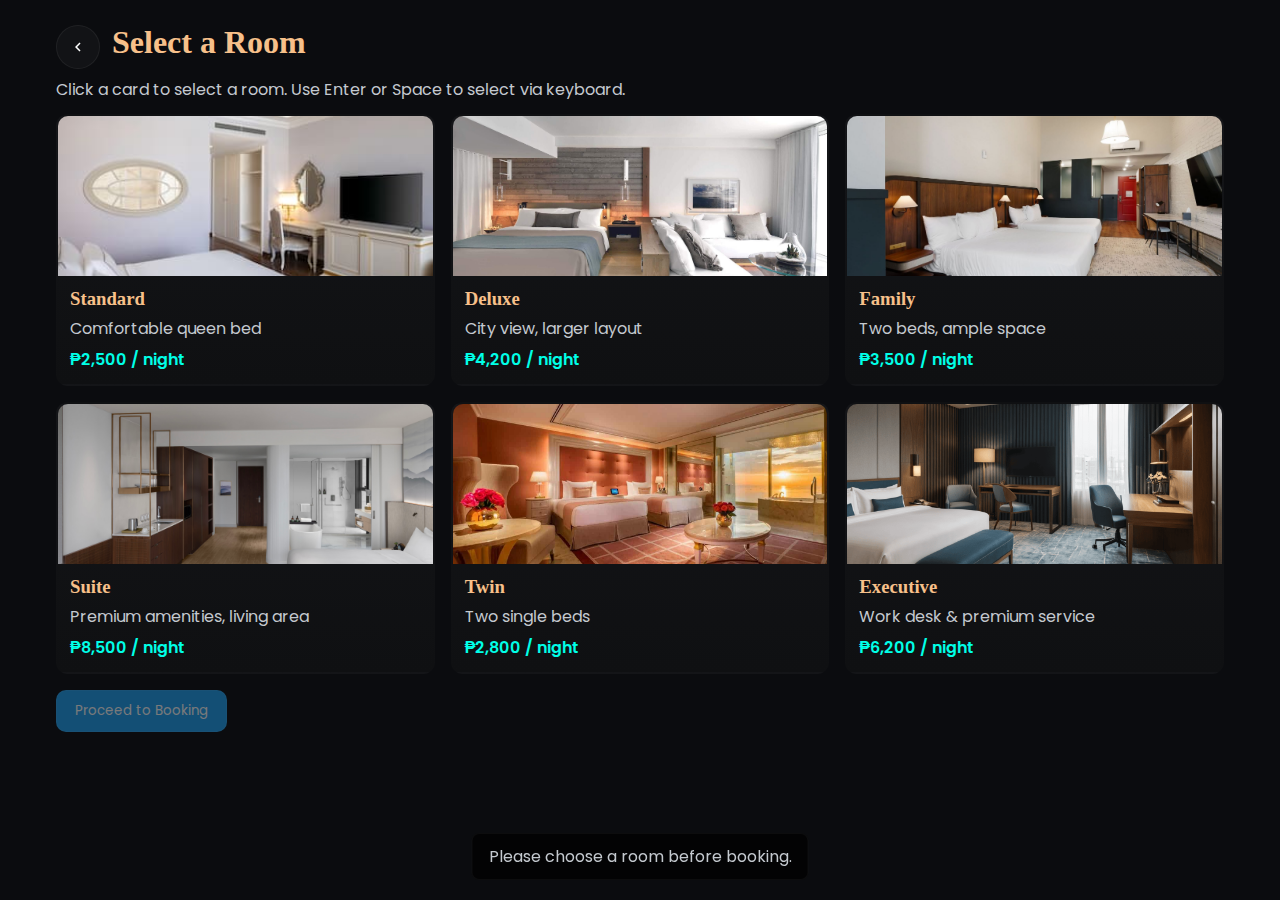
<file: booking.html>
<!DOCTYPE html>
<html lang="en">
<head>
  <meta charset="utf-8" />
  <meta name="viewport" content="width=device-width,initial-scale=1" />
  <title>Booking — Metrovibe Inn</title>
  <link rel="stylesheet" href="index.css" />
</head>
<body>
  <main class="page" aria-labelledby="booking-title">
    <h1 id="booking-title" class="page-title">Booking</h1>

    <noscript class="no-js">
    </noscript>

    <div id="toast" class="toast" role="status" aria-live="polite" hidden></div>

    <section id="booking-summary" class="booking-summary" aria-label="Booking summary">
      <h2 class="section-title">Selected Room</h2>
      <div id="selected-room" class="selected-room">
        <div class="selected-room-preview">
          <img id="selected-room-img" src="" alt="Selected room photo" style="display:none;border-radius:8px;max-width:50%;height:auto;">
        </div>
        <div id="selected-room-info" class="selected-room-info">
          <p class="muted">Loading selected room...</p>
        </div>
      </div>

      <p class="small">If you want a different room, <a href="rooms.html" id="change-selection">change selection</a>.</p>
    </section>

    <section class="booking-form" aria-label="Confirm booking">
      <h2 class="section-title">Confirm Booking</h2>

      <form id="booking-top-form" novalidate>
        <div class="grid-2">
          <label>
            Your name
            <input id="name" type="text" placeholder="Full name" required />
          </label>
          <label>
            Check-in date
            <input id="checkin" type="date" required />
          </label>
        </div>

        <div class="grid-2">
          <label>
            Quantity
            <input id="qty" type="number" min="1" step="1" value="1" required />
          </label>
          <label>
            Unit
            <select id="unit">
              <option value="days">Days</option>
              <option value="weeks">Weeks</option>
            </select>
          </label>
        </div>
        <fieldset id="payment-methods" style="margin-top:14px;border:1px solid rgba(255,255,255,0.04);padding:12px;border-radius:8px;">
          <legend style="color:var(--accent);font-weight:600">Payment</legend>
          <label style="display:inline-flex;gap:8px;align-items:center;margin-right:12px;">
            <input type="radio" name="payment" value="cash" id="pay-cash" checked> Cash (pay on counter)
          </label>
          <label style="display:inline-flex;gap:8px;align-items:center;">
            <input type="radio" name="payment" value="card" id="pay-card"> Card
          </label>

          <div id="card-fields" class="card-fields" style="margin-top:12px;display:none;">
            <div class="card-row">
              <label class="card-col card-number">
                <span class="label-text">Card number</span>
                <input id="card-number" type="text" inputmode="numeric" maxlength="19" placeholder="1234 5678 9012 3456">
              </label>
              <label class="card-col card-name">
                <span class="label-text">Name on card</span>
                <input id="card-name" type="text" placeholder="Cardholder name">
              </label>
              <label class="card-col card-expiry">
                <span class="label-text">Expiry (MM/YY)</span>
                <input id="card-expiry" type="month" placeholder="YYYY-MM">
              </label>
              <label class="card-col card-cvv">
                <span class="label-text">CVV</span>
                <input id="card-cvv" type="text" maxlength="4" inputmode="numeric" placeholder="123">
              </label>
            </div>
          </div>
        </fieldset>

        <div class="calc">
          <p>Rate per night: <strong id="rate-night">₱0</strong></p>
          <p>Example costs: 1 night — <strong id="example-1">₱0</strong>, 3 nights — <strong id="example-3">₱0</strong>, 1 week — <strong id="example-7">₱0</strong></p>
          <p>Total nights: <strong id="total-nights">0</strong></p>
          <p>Total cost: <strong id="total-cost">₱0</strong></p>
        </div>

        <div class="form-actions">
          <button id="confirm-book" class="btn proceed" type="submit">Confirm & Save</button>
          <a href="rooms.html" class="btn secondary">Change selection</a>
        </div>
      </form>
    </section>

    <section class="reservations" aria-label="Saved reservations">
      <h2 class="section-title">Reservations</h2>
      <div id="reservations-wrap">
        <table id="reservations-table" class="reservations-table" aria-live="polite">
          <thead>
            <tr><th>Room</th><th>Name</th><th>Check-in</th><th>Nights</th><th>Rate</th><th>Total</th><th>Action</th></tr>
          </thead>
          <tbody id="reservations-body"></tbody>
        </table>
        <p id="no-res" class="muted">No reservations yet.</p>
        <div class="right"><button id="clear-all" class="btn secondary">Clear All</button></div>
      </div>
    </section>

  </main>

  <script src="booking.js" defer></script>
</body>
</html>
</file>
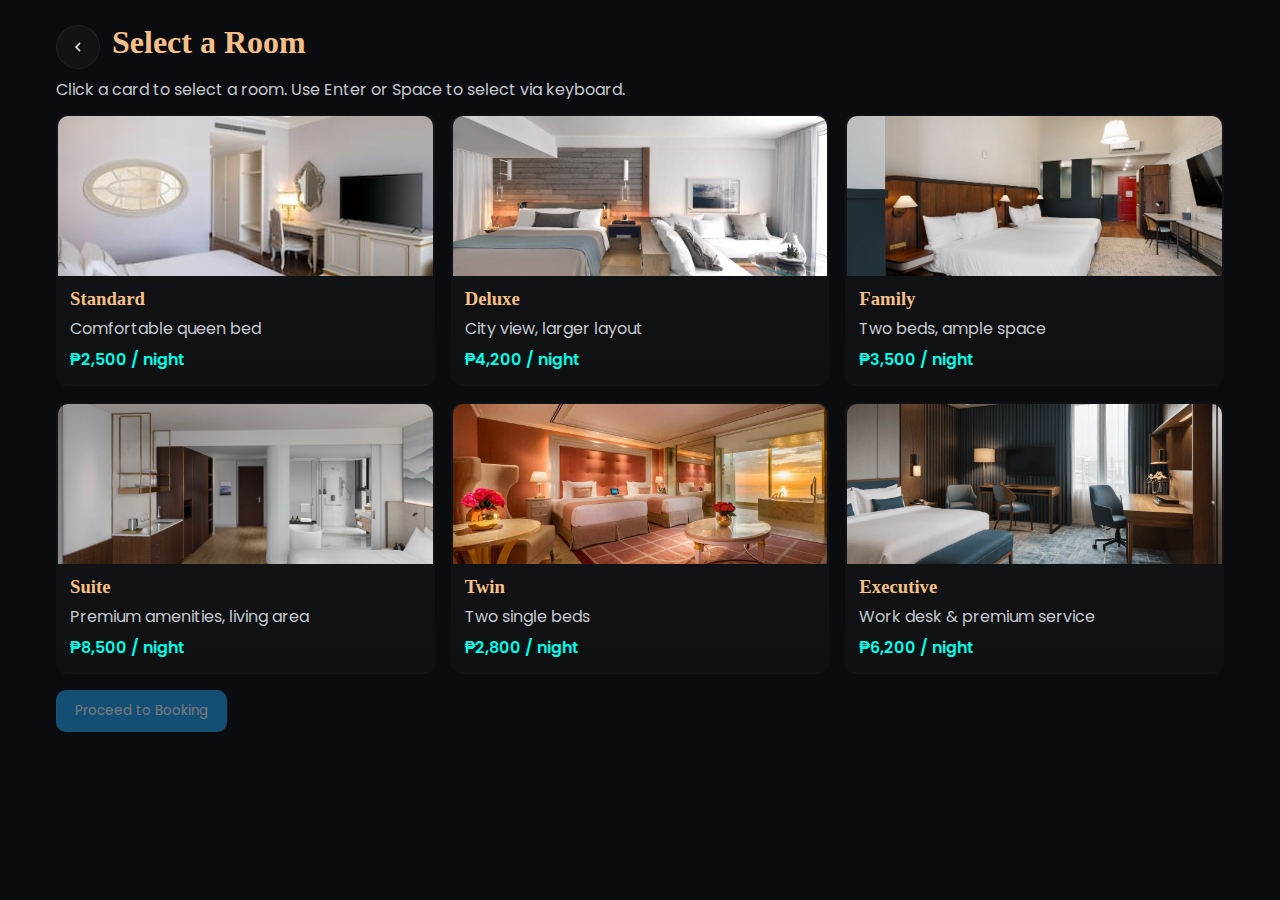
<file: rooms.html>
<!DOCTYPE html>
<html lang="en">
<head>
  <meta charset="utf-8" />
  <meta name="viewport" content="width=device-width,initial-scale=1" />
  <title>Rooms — Metrovibe Inn</title>
  <link rel="stylesheet" href="index.css" />
</head>
<body>
  <main class="page" aria-labelledby="rooms-title">
    <div class="title-row">
      <a href="index.html" class="back-btn" aria-label="Back to Home">
        <!-- simple left chevron icon -->
        <svg viewBox="0 0 24 24" aria-hidden="true" focusable="false">
          <path d="M15.41 7.41 14 6l-6 6 6 6 1.41-1.41L10.83 12z"></path>
        </svg>
      </a>
      <h1 id="rooms-title" class="page-title">Select a Room</h1>
    </div>

    <noscript class="no-js">
      JavaScript is required for booking. Please enable JavaScript in your browser.
    </noscript>

    <div id="toast" class="toast" role="status" aria-live="polite" hidden></div>

    <section class="rooms" aria-label="Available rooms">
      <p class="intro">Click a card to select a room. Use Enter or Space to select via keyboard.</p>

      <div class="rooms-grid" id="rooms-grid">

        <article class="room-card" role="button" tabindex="0"
                 data-room-id="room-001" data-room-name="Standard" data-room-rate="2500"
                 aria-pressed="false">
          <div class="room-media" aria-hidden="true">
            <img src="Media%20(Index)/standard.jpg" alt="">
          </div>
          <div class="room-info">
            <h3 class="room-name">Standard</h3>
            <p class="room-type">Comfortable queen bed</p>
            <p class="room-rate">₱2,500 / night</p>
          </div>
          <span class="checkmark" aria-hidden="true"></span>
        </article>

        <article class="room-card" role="button" tabindex="0"
                 data-room-id="room-002" data-room-name="Deluxe" data-room-rate="4200"
                 aria-pressed="false">
          <div class="room-media" aria-hidden="true"><img src="Media%20(Index)/deluxe.jpg" alt=""></div>
          <div class="room-info">
            <h3 class="room-name">Deluxe</h3>
            <p class="room-type">City view, larger layout</p>
            <p class="room-rate">₱4,200 / night</p>
          </div>
          <span class="checkmark" aria-hidden="true"></span>
        </article>

        <article class="room-card" role="button" tabindex="0"
                 data-room-id="room-003" data-room-name="Family" data-room-rate="3500"
                 aria-pressed="false">
          <div class="room-media" aria-hidden="true"><img src="Media%20(Index)/family.jpg" alt=""></div>
          <div class="room-info">
            <h3 class="room-name">Family</h3>
            <p class="room-type">Two beds, ample space</p>
            <p class="room-rate">₱3,500 / night</p>
          </div>
          <span class="checkmark" aria-hidden="true"></span>
        </article>

        <article class="room-card" role="button" tabindex="0"
                 data-room-id="room-004" data-room-name="Suite" data-room-rate="8500"
                 aria-pressed="false">
          <div class="room-media" aria-hidden="true"><img src="Media%20(Index)/suite.jpg" alt=""></div>
          <div class="room-info">
            <h3 class="room-name">Suite</h3>
            <p class="room-type">Premium amenities, living area</p>
            <p class="room-rate">₱8,500 / night</p>
          </div>
          <span class="checkmark" aria-hidden="true"></span>
        </article>

        <article class="room-card" role="button" tabindex="0"
                 data-room-id="room-005" data-room-name="Twin" data-room-rate="2800"
                 aria-pressed="false">
          <div class="room-media" aria-hidden="true"><img src="Media%20(Index)/twin.jpg" alt=""></div>
          <div class="room-info">
            <h3 class="room-name">Twin</h3>
            <p class="room-type">Two single beds</p>
            <p class="room-rate">₱2,800 / night</p>
          </div>
          <span class="checkmark" aria-hidden="true"></span>
        </article>

        <article class="room-card" role="button" tabindex="0"
                 data-room-id="room-006" data-room-name="Executive" data-room-rate="6200"
                 aria-pressed="false">
          <div class="room-media" aria-hidden="true"><img src="Media%20(Index)/executive.jpg" alt=""></div>
          <div class="room-info">
            <h3 class="room-name">Executive</h3>
            <p class="room-type">Work desk & premium service</p>
            <p class="room-rate">₱6,200 / night</p>
          </div>
          <span class="checkmark" aria-hidden="true"></span>
        </article>
      </div>

      <div class="actions">
        <button id="proceed-btn" class="btn proceed" disabled aria-disabled="true">Proceed to Booking</button>
        <a href="booking.html" class="btn secondary" id="change-guest" style="display:none;">Open Booking</a>
      </div>
    </section>
  </main>

  <script src="rooms.js" defer></script>
</body>
</html>
</file>
<file: index.css>
@import url('https://fonts.googleapis.com/css2?family=Poppins:wght@200;300;400;500;600;700&display=swap');

:root{
  --bg:#0b0c0f;
  --card:#141518;
  --muted:#c4c9cf;
  --accent:#f7c08a;
  --primary:#1da1f2;
  --glass: rgba(255,255,255,0.03);
}
*{box-sizing:border-box}
html,body{height:100%;margin:0;background:var(--bg);color:#fff;font-family:Poppins,system-ui,Segoe UI,Arial,sans-serif;-webkit-font-smoothing:antialiased}
.page{max-width:1200px;margin:24px auto;padding:0 16px}
.page-title{font-family:Playfair Display,serif;color:var(--accent);margin-bottom:8px}
.no-js{background:#3b1414;padding:10px;border-radius:8px;margin-bottom:12px;color:#ffd6d6}

.toast{position:fixed;left:50%;transform:translateX(-50%);bottom:20px;background:rgba(0,0,0,0.7);padding:10px 16px;border-radius:8px;border:1px solid rgba(255,255,255,0.04);color:var(--muted);z-index:1000}
.toast.show{display:block}

.rooms {margin-top:8px}
.intro{color:var(--muted);margin-bottom:12px}
.rooms-grid{display:grid;grid-template-columns:repeat(3,1fr);gap:16px}
.room-card{background:linear-gradient(180deg,var(--card),#0f1012);border-radius:12px;padding:0;overflow:hidden;border:2px solid transparent;display:flex;flex-direction:column;cursor:pointer;transition:transform .18s ease,box-shadow .18s ease,border-color .15s}
.room-card:focus{outline:none;box-shadow:0 0 0 4px rgba(247,192,138,0.06)}
.room-card .room-media img{width:100%;height:160px;object-fit:cover;display:block}
.room-info{padding:12px}
.room-name{margin:0;color:var(--accent);font-family:Playfair Display,serif}
.room-type{color:var(--muted);margin:6px 0}
.room-rate{color:#00ffe7;font-weight:600}

.room-card.selected{border-color:var(--accent);transform:translateY(-6px);box-shadow:0 14px 40px rgba(0,0,0,0.6)}
.room-card .checkmark{position:absolute;right:10px;top:10px;width:28px;height:28px;border-radius:6px;background:var(--accent);opacity:0;transform:scale(.8);transition:all .18s;pointer-events:none}
.room-card.selected .checkmark{opacity:1;transform:scale(1);box-shadow:0 6px 20px rgba(0,0,0,0.45)}

.actions{margin-top:16px;display:flex;gap:12px;align-items:center}
.btn{display:inline-block;padding:10px 18px;border-radius:10px;text-decoration:none;color:#fff;border:none;cursor:pointer}
.proceed{background:var(--primary);border:1px solid rgba(255,255,255,0.06)}
.proceed[disabled],.proceed[aria-disabled="true"]{opacity:.45;cursor:not-allowed;transform:none}
.btn.secondary{background:transparent;border:1px solid rgba(255,255,255,0.06)}

.booking-summary,.booking-form,.reservations{margin-top:22px;padding:16px;background:var(--card);border-radius:12px}
.grid-2{display:grid;grid-template-columns:1fr 1fr;gap:12px}
label{display:block;color:var(--muted);font-size:0.95rem}
input[type="text"],input[type="date"],input[type="number"],select{width:100%;padding:10px;border-radius:8px;border:1px solid rgba(255,255,255,0.05);background:transparent;color:#fff}
.calc p{margin:6px 0;color:var(--muted)}
.form-actions{margin-top:12px;display:flex;gap:8px;justify-content:flex-end}

.reservations-table{width:100%;border-collapse:collapse;margin-top:12px}
.reservations-table th,.reservations-table td{padding:10px;border-bottom:1px solid rgba(255,255,255,0.03);text-align:left;color:var(--muted)}
.cancel-btn{background:#ff6b6b;border:none;color:#fff;padding:6px 10px;border-radius:8px;cursor:pointer}

.selected-room-preview {
  display: flex;
  align-items: center;
  justify-content: center;
}

.selected-room-preview img {
  width: auto;
  max-width: 160px;
  height: auto;
  border-radius: 10px;
  display: block;
  margin-bottom: 12px;
}

.selected-room { display:flex; gap:16px; align-items:flex-start; flex-wrap:wrap; }
.selected-room-info { min-width: 220px; }

.footer {
        padding: 20px 16px;
        background: #111;
        color: #ddd;
        border-top: 1px solid rgba(255, 255, 255, 0.03);
    }

    * {
        margin: 0;
        padding: 0;
        box-sizing: border-box;
        font-family: 'Poppins', sans-serif;
    }

    html, body {
        height: 100%;
        scroll-behavior: smooth;
        scroll-snap-type: y proximity;
        overflow-y: auto;
        overflow-x: hidden;
    }


    .showcase, #about, .map-section {
        height: 100vh;
        min-height: 100vh;
        scroll-snap-align: start;
        display: flex;
        flex-direction: column;
        align-items: center;
        justify-content: center;
    }


    .showcase {
        position: relative;
        width: 100%;
        height: 100vh;
        display: flex;
        align-items: center;
        justify-content: center;
        background: #000;
        color: #fff;
        overflow: hidden;
    }

    .showcase header {
        position: absolute;
        top: 0;
        left: 0;
        width: 100%;
        padding: 20px 40px;
        display: flex;
        justify-content: space-between;
        align-items: center;
        z-index: 30;
    }

    .logo {
        font-size: 1.8em;
        letter-spacing: 2px;
    }

    .slide {
        height: 100%;
        width: 180%;
        position: absolute;
        transition: 0.5s ease;
        transform: translateX(180px);
    }

    .toggle {
        position: absolute;
        top: 18px;
        right: 18px;
        height: 36px;
        width: 36px;
        cursor: pointer;
        border-radius: 2px;
    }

    .toggle .common {
        position: absolute;
        height: 2px;
        width: 20px;
        background: #d2d2d2;
        border-radius: 50px;
        transition: 0.3s ease;
    }

    .toggle .top_line {
        top: 30%;
        left: 50%;
        transform: translate(-50%, -50%);
    }

    .toggle .middle_line {
        top: 50%;
        left: 50%;
        transform: translate(-50%, -50%);
    }

    .toggle .bottom_line {
        top: 70%;
        left: 50%;
        transform: translate(-50%, -50%);
    }

    input:checked ~ .toggle .top_line {
        left: 2px;
        top: 14px;
        width: 25px;
        transform: rotate(45deg);
    }

    input:checked ~ .toggle .middle_line {
        opacity: 0;
        transform: translate(20px)
    }

    input:checked ~ .toggle .bottom_line {
        left: 2px;
        top: 14px;
        width: 25px;
        transform: rotate(-45deg);
    }

    input:checked ~ .slide {
        transform: translateX(0)
    }

    input {
        display: none;
        visibility: hidden;
    }

    video {
        position: absolute;
        top: 0;
        left: 0;
        object-fit: cover;
        width: 100%;
        height: 100%;
        z-index: 0;
        max-width: none;
    }

    .overlay {
        position: absolute;
        top: 0;
        left: 0;
        width: 100%;
        height: 100%;
        background: rgba(0, 0, 0, 0.4);
        z-index: 1;
    }

    .text {
        position: relative;
        z-index: 5;
        text-align: center;
    }

    .text h1 {
        font-size: 5.5em;
        font-family: 'Poppins', sans-serif;
    }

    .text h2 {
        font-size: 2.5em;
        font-weight: 700;
    }

    .text h3 {
        font-size: 1.5em;
        font-weight: 500;
        margin-bottom: 20px;
    }

    .text a {
        display: inline-block;
        padding: 10px 30px;
        color: #fff;
        background: #1da1f2;
        border-radius: 5px;
        text-decoration: none;
        font-weight: 500;
        transition: 0.3s;
    }

    .text a:hover {
        background: #1877f2;
    }

    .menu {
        position: absolute;
        top: 0;
        right: -100%;
        width: 260px;
        height: 100%;
        background: rgba(0, 0, 0, 0.95);
        transition: right 0.25s ease;
        z-index: 60;
        display: flex;
        justify-content: center;
        align-items: flex-start;
        padding-top: 60px;
    }

    .menu.active {
        right: 0;
    }

    .menu ul {
        list-style: none;
        text-align: center;
        margin: 0;
        padding: 0;
    }

    .menu li {
        display: flex;
        align-items: center;
        gap: 5px;
        font-size: 18px;
        margin: 10px 0;
    }

    .menu ul li {
        margin: 20px 0;
        list-style: none;
    }

    .menu ul li a {
        text-decoration: none;
        color: rgb(255, 255, 255);
        font-size: 1.2em;
        transition: 0.5s ease-out;
        display: block;
        padding: 5px 0;
        font-weight: 500;
        text-transform: capitalize;
    }

    .menu ul li a i {
        margin-right: 8px;
        width: 40px;
        text-align: center;
    }

    .menu ul li a:hover {
        color: #1da1f2;
    }


    .menu-close {
        position: absolute;
        top: 18px;
        right: 18px;
        background: transparent;
        color: #fff;
        font-size: 28px;
        border: none;
        cursor: pointer;
        line-height: 1;
        padding: 4px 8px;
        border-radius: 6px;
        transition: background 0.15s;
        z-index: 70;
    }

    .menu-close:hover {
        background: rgba(255, 255, 255, 0.06);
    }


    .social-row {
        position: absolute;
        bottom: 40px;
        left: 100px;
        display: flex;
        gap: 10px;
        z-index: 2;
    }

    .social-link {
        display: inline-flex;
        width: 32px;
        height: 32px;
        border-radius: 6px;
        overflow: hidden;
    }

    .social-icon {
        width: 100%;
        height: 100%;
        fill: white;
    }

    .fb-bg {
        background: #1877f2;
    }

    .tw-bg {
        background: #1da1f2;
    }

    .ig-bg {
        background: radial-gradient(circle at 30% 10%, #fccc63 0%, #fbad50 15%, #d53a9d 60%, #5b2af6 100%);
    }


    #music-toggle {
        position: fixed;
        bottom: 20px;
        right: 40px;
        background: rgba(255, 255, 255, 0.2);
        color: white;
        border: none;
        border-radius: 8px;
        font-size: 20px;
        padding: 10px;
        cursor: pointer;
        z-index: 80;
        transition: 0.3s;
    }

    #music-toggle:hover {
        background: rgba(255, 255, 255, 0.3);
    }


    .section {
        min-height: 50vh;
        display: flex;
        align-items: center;
        justify-content: center;
        background: #111;
        color: white;
        font-size: 2em;
        height: auto;
        padding: 40px 0 10px 0;
    }

    #about {
        font-size: 25px;
        min-height: 50vh;
        background: rgba(28, 28, 28, 0.45);
        backdrop-filter: blur(8px) saturate(120%);
        color: #fff;
        text-align: center;
        padding: 0;
        display: flex;
        flex-direction: column;
        justify-content: center;
        align-items: center;
    }

    #about h2 {
        font-family: 'Playfair Display', serif;
        font-size: 50px;
        margin-bottom: 30px;
        text-shadow: 0 2px 8px rgba(0, 0, 0, 0.5);
    }

    #about p {
        font-family: 'Times New Roman', Times, serif;
        background: rgba(28, 28, 28, 0.45);
        backdrop-filter: blur(6px);
        font-size: 22px;
        line-height: 1.6;
        text-align: center;
        margin: 0 0 10px 0;
        border-radius: 20px;
        padding: 18px 24px;
        box-shadow: 0 6px 20px rgba(0, 0, 0, 0.4);
    }

    .about-box {
        width: 70%;
        max-width: 900px;
        height: auto;
        padding: 30px;
        border-radius: 30px;
        background: rgba(28, 28, 28, 0.45);
        backdrop-filter: blur(10px) saturate(130%);
        box-shadow: 0 0 25px rgba(0, 0, 0, 0.45);
        border: 1px solid rgba(255, 255, 255, 0.2);
        margin: 0 auto;
    }

    .about-box:hover {
        transform: translateY(-20px);
        transition: all 0.4s ease;
        box-shadow: 0 10px 35px rgba(0, 0, 0, 0.55);
    }

    #about {
        background: linear-gradient(
                rgba(28, 28, 28, 0.55),
                rgba(28, 28, 28, 0.35)
        );
    }

    #aboutdes {
        color: whitesmoke;
        background-color: #1c1c1c;
        text-align: center;
        font-size: large;
        vertical-align: text-top;
        height: 300px;
        box-sizing: border-box;
        overflow: hidden;
        word-wrap: break-word;
    }

    .about-b {
        font-family: 'Caprasimo', serif;
        font-size: 30px;
    }


    .section-video {
        position: absolute;
        top: 0;
        left: 0;
        width: 100%;
        height: 100%;
        object-fit: cover;
        z-index: 0;
        pointer-events: none;
    }


    .section-overlay {
        position: absolute;
        inset: 0;
        background: rgba(0, 0, 0, 0.45);
        z-index: 1;
        pointer-events: none;
    }


    #about, .map-section {
        position: relative;
    }

    #about .about-box,
    .map-section h2,
    .map-section #hotel-map {
        position: relative;
        z-index: 2;
    }

    #hotel-map {
        width: 88%;
        height: 50vh;
        max-width: 900px;
        border-radius: 16px;
        box-shadow: 0 8px 40px rgba(0, 0, 0, 0.6);
        z-index: 2;
    }


    .map-section {
        padding: 10px 0 30px 0;
        background: #111;
        color: #fff;
        position: relative;
    }


    .section-title {
        font-family: 'Playfair Display', serif;
        color: #f7c08a;
        font-size: 50px;
        margin-bottom: 18px;
        letter-spacing: 0.4px;
        text-transform: none;
        position: relative;
        z-index: 3;
        display: inline-block;
    }

    .footer {
        background-color: #1a1a1a;
        color: #ffffff;
        padding: 20px 24px;
        margin-top: 0;
        height: auto !important;
        display: block !important;
        scroll-snap-align: none;
        z-index: 2;
        font-family: "Segoe UI", Arial, sans-serif;
        font-size: 14px;
        line-height: 1.5;
    }


    .footer-content {
        max-width: 1100px;
        margin: 0 auto;
        display: flex;
        justify-content: space-between;
        align-items: flex-start;
        flex-wrap: nowrap;
        gap: 24px;
        width: 100%;
        box-sizing: border-box;
    }


    .footer-section {
        flex: 1 1 0;
        min-width: 180px;
        margin-bottom: 0;
        padding: 8px;
    }

    .footer-content > .footer-section:nth-child(1) {
        text-align: left;
    }

    .footer-content > .footer-section:nth-child(2) {
        text-align: center;
    }

    .footer-content > .footer-section:nth-child(3) {
        text-align: right;
    }


    .footer-section p, .footer-section a {
        word-wrap: break-word;
        overflow-wrap: anywhere;
    }


    ::-webkit-scrollbar {
        width: 20px;
    }

    ::-webkit-scrollbar-track {
        background: #111;
        border-radius: 10px;
    }

    ::-webkit-scrollbar-thumb {
        background: linear-gradient(180deg, #444, #777);
        border-radius: 10px;
        border: 2px solid #111;
        transition: background 0.3s ease;
    }

    ::-webkit-scrollbar-thumb:hover {
        background: linear-gradient(180deg, #888, #aaa);
    }

    ::-webkit-scrollbar-corner {
        background: #111;
    }

    * {
        scrollbar-width: thin;
        scrollbar-color: #666 #111;
    }

    @media (max-width: 900px) {
        .footer-content {
            flex-direction: column;
            align-items: center;
            gap: 12px;
        }

        .footer-content > .footer-section:nth-child(1),
        .footer-content > .footer-section:nth-child(2),
        .footer-content > .footer-section:nth-child(3) {
            text-align: center;
            width: 100%;
        }

        .footer-section {
            padding: 6px 0;
        }
    }


    @media (max-width: 768px) {
        .footer-content {
            padding: 8px 10px;
            gap: 12px;
        }

        .footer-section {
            min-width: auto;
            width: 100%;
            margin-bottom: 10px;
        }

        .footer-bottom {
            margin-top: 12px;
            padding-top: 10px;
        }
    }


    .footer {
        background-color: #1a1a1a;
        color: #ffffff;
        padding: 40px 20px;
        margin-top: 0;
        height: 100vh;
        display: flex;
        align-items: center;
        justify-content: center;
    }

    .footer-content {
        max-width: 1200px;
        margin: 0 auto;
        display: flex;
        justify-content: space-between;
        flex-wrap: wrap;
        padding: 0 20px;
        gap: 40px;
        width: 90%;
    }

    .footer-section {
        flex: 1;
        min-width: 250px;
    }

    .footer-section h3 {
        color: #f7c08a;
        margin-bottom: 20px;
        font-size: 1.5em;
    }

    .footer-section p {
        margin: 10px 0;
        line-height: 1.6;
        color: #cccccc;
    }

    .footer-section ul {
        list-style: none;
        padding: 0;
    }

    .footer-section ul li {
        margin-bottom: 10px;
    }

    .footer-section ul li a {
        color: #cccccc;
        text-decoration: none;
        transition: color 0.3s ease;
    }

    .footer-section ul li a:hover {
        color: #f7c08a;
    }

    .social-links {
        display: flex;
        gap: 15px;
    }

    .social-links a {
        color: #ffffff;
        font-size: 1.5em;
        transition: color 0.3s ease;
    }

    .social-links a:hover {
        color: #f7c08a;
    }

    .footer-bottom {
        text-align: center;
        margin-top: 40px;
        padding-top: 20px;
        border-top: 1px solid #333;
        color: #888;
    }

    .footer-top {
        width: 90%;
        max-width: 1100px;
        text-align: center;
        margin-bottom: 18px;
        position: relative;
        z-index: 2;
    }

    .footer-top h2 {
        color: #f7c08a;
        font-family: 'Playfair Display', serif;
        font-size: 1.8rem;
        margin-bottom: 6px;
    }

    .footer-top .contact-main {
        color: #cccccc;
        font-size: 0.98rem;
        margin: 0;
    }


    .location-box {
        width: 88%;
        max-width: 1100px;
        background: rgba(28, 28, 28, 0.45);
        backdrop-filter: blur(10px) saturate(120%);
        border-radius: 24px;
        padding: 18px;
        display: flex;
        gap: 20px;
        align-items: stretch;
        box-shadow: 0 12px 40px rgba(0, 0, 0, 0.6);
        position: relative;
        z-index: 3;
        border: 1px solid rgba(255, 255, 255, 0.2);
    }

    .map-container {
        flex: 1 1 65%;
        min-width: 280px;
        display: flex;
        align-items: center;
        justify-content: center;
        padding: 6px;
        background: linear-gradient(180deg, rgba(255, 255, 255, 0.02), rgba(0, 0, 0, 0.02));
        border-radius: 16px;
    }


    .location-info {
        flex: 0 0 32%;
        min-width: 220px;
        color: #ddd;
        padding: 12px 14px;
        display: flex;
        flex-direction: column;
        gap: 10px;
        justify-content: center;
    }

    .location-info h3 {
        margin: 0;
        color: #f7c08a;
        font-family: 'Playfair Display', serif;
    }

    .location-info p {
        margin: 0;
        color: #ccc;
        line-height: 1.4;
    }

    .location-info .desc {
        font-size: 0.95rem;
        color: #bfbfbf;
    }

    .directions-btn {
        display: inline-block;
        margin-top: 8px;
        padding: 8px 12px;
        background: #1da1f2;
        color: white;
        border-radius: 8px;
        text-decoration: none;
        font-weight: 600;
    }

    .directions-btn:hover {
        background: #1877f2;
    }
    #hotel-map {
        width: 100%;
        height: 340px;
        border-radius: 12px;
        overflow: hidden;
    }


    .leaflet-container {
        border-radius: 12px;
        overflow: hidden;
    }


    .map-pin {
        width: 20px;
        height: 20px;
        background: #f7c08a;
        transform: rotate(45deg);
        border-radius: 4px;
        position: relative;
        box-shadow: 0 4px 10px rgba(0, 0, 0, 0.35);
    }

    .map-pin .inner {
        width: 8px;
        height: 8px;
        background: #111;
        border-radius: 50%;
        transform: rotate(-45deg);
        position: absolute;
        left: 50%;
        top: 50%;
        transform: translate(-50%, -50%) rotate(-45deg);
    }

    .map-pin .pulse {
        position: absolute;
        width: 44px;
        height: 44px;
        border-radius: 50%;
        background: rgba(247, 192, 138, 0.14);
        top: -12px;
        left: -12px;
        animation: pinPulse 1.8s ease-out infinite;
        pointer-events: none;
    }

    @keyframes pinPulse {
        0% {
            transform: scale(0.6);
            opacity: 0.9;
        }
        70% {
            transform: scale(1.8);
            opacity: 0.08;
        }
        100% {
            transform: scale(2.2);
            opacity: 0;
        }
    }


    .leaflet-popup-content-wrapper {
        background: #1c1c1c;
        color: #fff;
        border-radius: 8px;
        box-shadow: 0 8px 24px rgba(0, 0, 0, 0.5);
        border: 1px solid rgba(247, 192, 138, 0.06);
    }

    .leaflet-popup-content h3 {
        margin: 0 0 6px 0;
        color: #f7c08a;
        font-family: 'Playfair Display', serif;
    }

    .leaflet-popup-content p {
        margin: 0;
        color: #ddd;
        font-size: 0.92rem;
    }

    .leaflet-popup-tip {
        filter: drop-shadow(0 2px 8px rgba(0, 0, 0, 0.35));
    }


    @media (max-width: 900px) {
        .showcase header {
            padding: 12px 18px;
        }

        .toggle {
            right: 12px;
            top: 12px;
        }

        #hotel-map {
            height: 42vh;
            width: 94%;
            max-width: 720px;
        }

        .about-box {
            width: 92%;
        }

        .section-title {
            font-size: 1.6rem;
        }

        .footer-top h2 {
            font-size: 1.4rem;
        }

        .about-box {
            height: auto;
        }

        .location-box {
            flex-direction: column;
            padding: 14px;
            gap: 12px;
        }

        .map-container, .location-info {
            flex: none;
            width: 100%;
        }

        #hotel-map {
            height: 42vh;
        }
    }


    .map-container, #hotel-map, .leaflet-container {
        touch-action: pan-y;
    }


    html {
        scroll-padding-bottom: 80px;
    }


    .footer-bottom {
        margin-top: 12px;
        padding-top: 12px;
    }

    /* Modal (booking form) */

    .modal {
        position: fixed;
        inset: 0;
        display: none;
        align-items: center;
        justify-content: center;
        background: rgba(0, 0, 0, 0.45);
        z-index: 2000;
        padding: 24px;
    }

    .modal.open {
        display: flex;
    }

    .modal-panel {
        width: 100%;
        max-width: 640px;
        background: rgba(28, 28, 28, 0.95);
        border-radius: 12px;
        padding: 20px;
        box-shadow: 0 20px 60px rgba(0, 0, 0, 0.7);
        color: #fff;
    }

    .modal-close {
        position: absolute;
        top: 18px;
        right: 18px;
        background: transparent;
        border: none;
        color: #fff;
        font-size: 26px;
        cursor: pointer;
    }

    .modal-title {
        margin: 0 0 12px 0;
        color: #f7c08a;
        font-family: 'Playfair Display', serif;
    }

    .modal-panel form label {
        display: block;
        margin-bottom: 10px;
        color: #ddd;
        font-size: 0.95rem;
    }

    .modal-panel input[type="text"],
    .modal-panel input[type="date"],
    .modal-panel input[type="number"],
    .modal-panel select {
        width: 100%;
        padding: 10px 12px;
        margin-top: 6px;
        border-radius: 8px;
        border: 1px solid rgba(255, 255, 255, 0.06);
        background: rgba(255, 255, 255, 0.02);
        color: #fff;
        box-sizing: border-box;
    }

    .duration-row {
        display: flex;
        gap: 12px;
    }

    .duration-row label {
        flex: 1;
    }

    .calc-row {
        display: flex;
        gap: 12px;
        justify-content: space-between;
        margin: 12px 0;
        color: #ddd;
    }

    .form-actions {
        display: flex;
        gap: 12px;
        justify-content: flex-end;
        margin-top: 12px;
    }

    .btn-secondary {
        background: transparent;
        border: 1px solid rgba(255, 255, 255, 0.08);
        color: #ddd;
        padding: 10px 14px;
        border-radius: 8px;
        cursor: pointer;
    }

    .btn-secondary:hover {
        background: rgba(255, 255, 255, 0.02);
    }

    .reservations-wrap {
        padding: 40px 20px;
        max-width: 1100px;
        margin: 0 auto;
    }

    .reservations-wrap h2 {
        color: #f7c08a;
        font-family: 'Playfair Display', serif;
        margin-bottom: 14px;
    }

    .reservations-table {
        width: 100%;
        border-collapse: collapse;
        background: rgba(28, 28, 28, 0.6);
        border-radius: 10px;
        overflow: hidden;
    }

    .reservations-table th, .reservations-table td {
        padding: 12px 10px;
        border-bottom: 1px solid rgba(255, 255, 255, 0.04);
        color: #dde6ea;
        text-align: left;
    }

    .reservations-table th {
        background: rgba(255, 255, 255, 0.02);
        color: #f7c08a;
        font-weight: 600;
    }

    .reservations-actions {
        display: flex;
        gap: 8px;
    }

    .cancel-btn {
        background: #ff6b6b;
        color: #fff;
        border: none;
        padding: 6px 10px;
        border-radius: 8px;
        cursor: pointer;
    }

    .cancel-btn:hover {
        filter: brightness(0.95);
    }

    @media (max-width: 700px) {
        .reservations-table, .reservations-table thead, .reservations-table tbody, .reservations-table th, .reservations-table td, .reservations-table tr {
            display: block;
        }

        .reservations-table tr {
            margin-bottom: 12px;
        }

        .reservations-table td {
            padding-left: 50%;
            position: relative;
        }

        .reservations-table td::before {
            position: absolute;
            left: 12px;
            top: 12px;
            font-weight: 600;
            color: #f7c08a;
        }
    }

    .room-radio {
        position: absolute;
        width: 0;
        height: 0;
        margin: 0;
        padding: 0;
        opacity: 0;
        pointer-events: none;
    }

    .rooms-inline-form input[type="text"],
    .rooms-inline-form input[type="date"],
    .rooms-inline-form input[type="number"],
    .rooms-inline-form select {
        background: rgba(255, 255, 255, 0.02);
        border: 1px solid rgba(255, 255, 255, 0.08);
        color: #fff;
        padding: 8px 10px;
        border-radius: 8px;
        width: 100%;
        box-sizing: border-box;
    }

    .rooms-inline-form input,
    .rooms-inline-form select,
    .rooms-inline-form button,
    .rooms-inline-form textarea {
        display: inline-block !important;
        visibility: visible !important;
        opacity: 1 !important;
        pointer-events: auto !important;
        background: rgba(255, 255, 255, 0.02) !important;
        color: #fff !important;
        border: 1px solid rgba(255, 255, 255, 0.08) !important;
    }

    .rooms-inline-form input[type="date"]::-webkit-calendar-picker-indicator {
        filter: invert(1);
    }

    .payment-note {
        color: var(--muted);
        font-size: 0.95rem;
        margin-top: 8px;
    }

    .card-fields {
        display: none;
        margin-top: 8px;
    }

    .card-fields input {
        padding: 8px 10px;
        border-radius: 8px;
        border: 1px solid rgba(255, 255, 255, 0.06);
        background: rgba(255, 255, 255, 0.02);
        color: #fff;
    }

    .card-fields[aria-hidden="false"] {
        display: block;
    }

    .booking-info {
        background: rgba(255, 255, 255, 0.02);
        padding: 10px 12px;
        border-radius: 8px;
        border: 1px solid rgba(255, 255, 255, 0.03);
        color: var(--muted);
    }

    @media (max-width: 700px) {
        .card-fields input {
            font-size: 0.95rem;
        }

        .booking-info {
            font-size: 0.95rem;
        }
    }

    #booking-top-form input,
    #booking-top-form select,
    #booking-top-form button,
    #booking-top-form textarea,
    #payment-methods input[type="radio"],
    #card-fields input,
    #card-fields label {
        display: inline-block !important;
        visibility: visible !important;
        opacity: 1 !important;
        pointer-events: auto !important;
        background: rgba(255, 255, 255, 0.02) !important;
        color: #fff !important;
        border: 1px solid rgba(255, 255, 255, 0.06) !important;
        box-sizing: border-box;
    }

    #payment-methods input[type="radio"] {
        width: auto !important;
        height: auto !important;
        margin-right: 6px;
        accent-color: var(--primary);
    }

    #booking-top-form input[type="date"]::-webkit-calendar-picker-indicator {
        filter: invert(1);
    }

    .card-fields .card-row {
        display: flex;
        gap: 12px;
        align-items: flex-start;
        flex-wrap: wrap;
    }

    .card-fields .card-col {
        display: flex;
        flex-direction: column;
        gap: 6px;
        min-width: 0;
    }

    .card-fields .card-number {
        flex: 2 1 240px;
    }

    .card-fields .card-name {
        flex: 2 1 200px;
    }

    .card-fields .card-expiry {
        flex: 0 0 140px;
    }

    .card-fields .card-cvv {
        flex: 0 0 100px;
    }

    .card-fields input {
        width: 100%;
        box-sizing: border-box;
        padding: 8px 10px;
        border-radius: 8px;
        border: 1px solid rgba(255, 255, 255, 0.06);
        background: rgba(255, 255, 255, 0.02);
        color: #fff;
    }

    .card-fields .label-text {
        color: var(--muted);
        font-size: 0.92rem;
    }

    @media (max-width: 700px) {
        .card-fields .card-row {
            gap: 10px;
        }

        .card-fields .card-number,
        .card-fields .card-name,
        .card-fields .card-expiry,
        .card-fields .card-cvv {
            flex: 1 1 100%;
            min-width: 0;
        }
    }

    /* Title row and circular back button for pages like rooms.html */
.title-row {
  display: flex;
  align-items: center;
  gap: 12px;
  margin-bottom: 8px; /* keep spacing consistent with .page-title */
}
.back-btn {
  display: inline-flex;
  align-items: center;
  justify-content: center;
  width: 44px;
  height: 44px;
  border-radius: 50%;
  background: rgba(255,255,255,0.03);
  border: 1px solid rgba(255,255,255,0.06);
  color: #fff;
  text-decoration: none;
  transition: background .12s ease, transform .12s ease;
  flex: 0 0 auto;
}
.back-btn svg { width: 18px; height: 18px; fill: currentColor; display:block; }
.back-btn:hover { background: rgba(255,255,255,0.06); transform: translateY(-2px); }

/* smaller screens: reduce button size slightly */
@media (max-width: 700px) {
  .back-btn { width:40px; height:40px; }
  .title-row { gap: 10px; margin-bottom:6px; }
}
</file>
